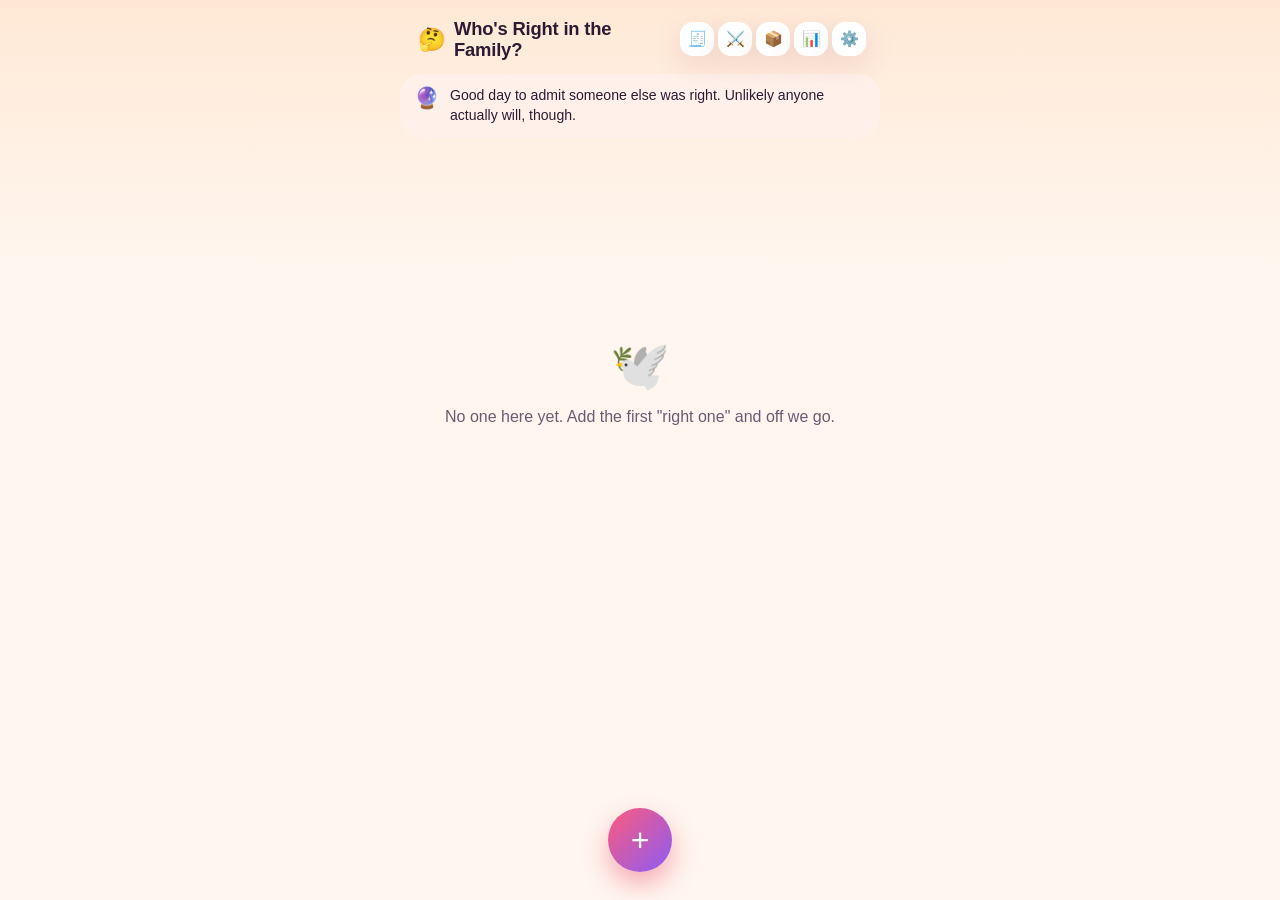
<file: index.html>
<!DOCTYPE html>
<html lang="ru" id="html-root">
<head>
<meta charset="UTF-8">
<meta name="viewport" content="width=device-width, initial-scale=1.0, maximum-scale=1.0, user-scalable=no, viewport-fit=cover">
<meta name="theme-color" content="#FF5A7A">
<meta name="description" id="meta-description" content="Кто прав в семье? — шуточный трекер, кто чаще оказывается прав.">
<title id="page-title">Кто прав в семье?</title>
<link rel="manifest" href="manifest.json">
<link rel="icon" href="icons/icon-192.png">
<link rel="apple-touch-icon" href="icons/icon-192.png">
<script>
  (function () {
    try {
      var raw = localStorage.getItem('ktoprav_counters_v1');
      var theme = raw ? (JSON.parse(raw).settings || {}).theme : null;
      if (!['auto', 'light', 'dark'].includes(theme)) theme = 'auto';
      document.documentElement.setAttribute('data-theme', theme);
    } catch (e) {
      document.documentElement.setAttribute('data-theme', 'auto');
    }
  })();
</script>
<link rel="stylesheet" href="css/style.css">
</head>
<body>

<div id="app">

  <!-- ===== ЭКРАН: СПИСОК СЧЁТЧИКОВ ===== -->
  <section id="view-home" class="view active">
    <header class="app-header">
      <div class="app-title">
        <span class="logo-emoji">🤔</span>
        <h1 data-i18n="appTitle">Кто прав в семье?</h1>
      </div>
      <div class="header-actions">
        <button id="btn-open-feed" class="icon-btn" data-i18n-title="feedTitle" data-i18n-aria="feedTitle" title="Лента событий" aria-label="Лента событий">🧾</button>
        <button id="btn-open-compare" class="icon-btn" data-i18n-title="compare" data-i18n-aria="compare" title="Сравнение" aria-label="Сравнение">⚔️</button>
        <button id="btn-open-archive" class="icon-btn" data-i18n-title="archive" data-i18n-aria="archive" title="Архив" aria-label="Архив">
          📦<span id="archive-badge" class="badge hidden">0</span>
        </button>
        <button id="btn-open-stats-summary" class="icon-btn" data-i18n-title="statsSummary" data-i18n-aria="statsSummary" title="Общая статистика" aria-label="Общая статистика">📊</button>
        <button id="btn-open-settings" class="icon-btn" data-i18n-title="settings" data-i18n-aria="settings" title="Настройки" aria-label="Настройки">⚙️</button>
      </div>
    </header>

    <div class="daily-prediction-card">
      <span class="daily-prediction-emoji">🔮</span>
      <p id="daily-prediction-text" class="daily-prediction-text"></p>
    </div>

    <div id="home-list" class="counter-list"></div>

    <div id="home-empty" class="empty-state hidden">
      <div class="empty-emoji">🕊️</div>
      <p data-i18n="homeEmpty">Пока никого нет. Добавь первого «правого» — и понеслась.</p>
    </div>

    <button id="btn-add-counter" class="fab" data-i18n-aria="addCounter" aria-label="Добавить счётчик">
      <span>+</span>
    </button>
  </section>

  <!-- ===== ЭКРАН: КАРТОЧКА ПЕРСОНАЖА ===== -->
  <section id="view-detail" class="view">
    <header class="app-header detail-header">
      <button class="icon-btn back-btn" id="btn-back-home" data-i18n-aria="back" aria-label="Назад">←</button>
      <div class="detail-title">
        <span id="detail-emoji" class="detail-emoji" data-i18n-title="changePhotoAria" data-i18n-aria="changePhotoAria" title="Изменить фото" aria-label="Изменить фото" role="button">👵</span>
        <h1 id="detail-name">Тёща</h1>
      </div>
      <button class="icon-btn" id="btn-delete-counter" data-i18n-title="moveToArchive" data-i18n-aria="moveToArchive" title="В архив" aria-label="Переместить в архив">📦</button>
      <input type="file" id="input-change-photo-file" accept="image/*" class="hidden">
    </header>

    <div class="detail-scroll">

      <div class="score-banner" id="score-banner">
        <div class="score-big" id="score-total">0</div>
        <div class="score-label" data-i18n="scoreLabel">раз оказал(ась) прав(а)</div>
        <div class="score-quip" id="score-quip">Пока тишина. Затишье перед бурей?</div>
        <div class="streak-chip hidden" id="streak-chip">🔥 0 дней подряд</div>
      </div>

      <div class="mini-stats">
        <div class="mini-stat">
          <div class="mini-stat-num" id="stat-today">0</div>
          <div class="mini-stat-label" data-i18n="statToday">сегодня</div>
        </div>
        <div class="mini-stat">
          <div class="mini-stat-num" id="stat-week">0</div>
          <div class="mini-stat-label" data-i18n="statWeek">на этой неделе</div>
        </div>
        <div class="mini-stat">
          <div class="mini-stat-num" id="stat-prev-week">0</div>
          <div class="mini-stat-label" data-i18n="statPrevWeek">на прошлой</div>
        </div>
      </div>

      <div class="tap-zone">
        <div class="tap-row">
          <button id="btn-tap" class="tap-btn" data-i18n-aria="tapAria" aria-label="Засчитать правоту">
            <span id="tap-emoji">👵</span>
            <span class="tap-hint" data-i18n="tapHint">ТАП!</span>
          </button>
          <button id="btn-tap-comment" class="comment-fab" data-i18n-title="tapWithComment" data-i18n-aria="tapWithComment" title="Тап с комментарием" aria-label="Тап с комментарием">💬</button>
        </div>
        <div class="tap-links">
          <button id="btn-undo" class="undo-btn" data-i18n="undoLast">↩ отменить последний тап</button>
          <button id="btn-open-history" class="undo-btn" data-i18n="openHistory">📜 история и комментарии</button>
        </div>
      </div>

      <div class="achievement-badge" id="achievement-badge">
        <span id="achievement-text">Легенда только начинается</span>
      </div>

      <div class="chart-card">
        <h2 data-i18n="chartDaily">Тапы по дням (7 дней)</h2>
        <div class="chart" id="chart-week"></div>
      </div>

      <div class="chart-card">
        <h2 data-i18n="chartWeekly">По неделям</h2>
        <div class="chart" id="chart-weeks"></div>
      </div>

    </div>
  </section>

  <!-- ===== ЭКРАН: ИСТОРИЯ ТАПОВ ===== -->
  <section id="view-history" class="view">
    <header class="app-header">
      <button class="icon-btn back-btn" id="btn-back-from-history" data-i18n-aria="back" aria-label="Назад">←</button>
      <div class="detail-title">
        <h1 id="history-title">История</h1>
      </div>
      <span style="width:42px"></span>
    </header>
    <div class="detail-scroll">
      <div id="history-list" class="history-list"></div>
      <div id="history-empty" class="empty-state hidden">
        <div class="empty-emoji">🗒️</div>
        <p data-i18n="historyEmpty">Тапов пока нет.</p>
      </div>
    </div>
  </section>

  <!-- ===== ЭКРАН: НАСТРОЙКИ ===== -->
  <section id="view-settings" class="view">
    <header class="app-header">
      <button class="icon-btn back-btn" id="btn-back-from-settings" data-i18n-aria="back" aria-label="Назад">←</button>
      <div class="detail-title"><h1 data-i18n="settings">Настройки</h1></div>
      <span style="width:42px"></span>
    </header>
    <div class="detail-scroll">

      <div class="settings-card">
        <div class="settings-row">
          <div class="settings-row-label">
            <div class="settings-row-title" data-i18n="langTitle">🌐 Язык</div>
            <div class="settings-row-sub" data-i18n="langSub">Авто — по языку телефона</div>
          </div>
        </div>
        <div class="segmented" id="lang-segmented">
          <button class="segmented-btn" data-lang="auto" data-i18n="langAuto">Авто</button>
          <button class="segmented-btn" data-lang="ru">RU</button>
          <button class="segmented-btn" data-lang="en">EN</button>
        </div>
      </div>

      <div class="settings-card">
        <div class="settings-row">
          <div class="settings-row-label">
            <div class="settings-row-title" data-i18n="themeTitle">🌗 Тема</div>
            <div class="settings-row-sub" data-i18n="themeSub">Авто — по теме телефона</div>
          </div>
        </div>
        <div class="segmented" id="theme-segmented">
          <button class="segmented-btn" data-theme-option="auto" data-i18n="themeAuto">Авто</button>
          <button class="segmented-btn" data-theme-option="light" data-i18n="themeLight">Светлая</button>
          <button class="segmented-btn" data-theme-option="dark" data-i18n="themeDark">Тёмная</button>
        </div>
      </div>

      <div class="settings-card">
        <div class="settings-row">
          <div class="settings-row-label">
            <div class="settings-row-title" data-i18n="soundTitle">🔊 Звук при тапе</div>
            <div class="settings-row-sub" data-i18n="soundSub">Короткий звук в момент тапа</div>
          </div>
          <label class="switch">
            <input type="checkbox" id="chk-sound">
            <span class="slider"></span>
          </label>
        </div>
        <div class="settings-row">
          <div class="settings-row-label">
            <div class="settings-row-title" data-i18n="vibroTitle">📳 Вибрация при тапе</div>
            <div class="settings-row-sub" data-i18n="vibroSub">Короткий отклик на телефоне</div>
          </div>
          <label class="switch">
            <input type="checkbox" id="chk-vibro">
            <span class="slider"></span>
          </label>
        </div>
      </div>

      <div class="settings-card">
        <h2 class="settings-card-title" data-i18n="backupTitle">Резервная копия</h2>
        <p class="settings-hint" data-i18n="backupHint">Все данные хранятся только на этом устройстве. Сделай бэкап, чтобы не потерять историю при смене телефона.</p>
        <button id="btn-export-data" class="secondary-btn" data-i18n="exportBtn">⬇️ Экспортировать данные (.json)</button>
        <button id="btn-import-data" class="secondary-btn" data-i18n="importBtn">⬆️ Импортировать из файла</button>
        <input type="file" id="input-import-file" accept="application/json" class="hidden">
      </div>

      <div class="settings-card">
        <h2 class="settings-card-title" data-i18n="supportTitle">Поддержка и безопасность</h2>
        <p class="settings-hint" data-i18n="supportHint">Нашли ошибку, недопустимый контент или проблему, связанную с безопасностью? Напишите нам напрямую.</p>
        <div class="contact-icons">
          <a id="btn-report-issue" class="contact-icon-btn" href="mailto:vysockiy.mark98@mail.ru" data-i18n-aria="contactEmailAria" data-i18n-title="contactEmailAria" aria-label="Написать на почту" title="vysockiy.mark98@mail.ru">✉️</a>
          <a class="contact-icon-btn contact-icon-vk" href="https://vk.ru/id680365854" target="_blank" rel="noopener" data-i18n-aria="contactVkAria" data-i18n-title="contactVkAria" aria-label="Написать ВКонтакте" title="ВКонтакте">
            <svg viewBox="0 0 24 24" width="26" height="26" aria-hidden="true" focusable="false">
              <rect width="24" height="24" rx="6" fill="#0077FF"/>
              <path fill="#fff" d="M12.79 17.31c-4.98 0-7.82-3.41-7.94-9.1h2.5c.08 4.13 1.9 5.88 3.34 6.24V8.21h2.36v3.6c1.42-.15 2.91-1.78 3.41-3.6h2.36c-.38 2.24-2.01 3.87-3.16 4.54 1.15.54 3 1.96 3.71 4.56h-2.6c-.55-1.74-1.91-3.09-3.72-3.27v3.27h-.26Z"/>
            </svg>
          </a>
        </div>
      </div>

    </div>
  </section>

  <!-- ===== ЭКРАН: АРХИВ ===== -->
  <section id="view-archive" class="view">
    <header class="app-header">
      <button class="icon-btn back-btn" id="btn-back-home-3" data-i18n-aria="back" aria-label="Назад">←</button>
      <div class="detail-title"><h1 data-i18n="archive">Архив</h1></div>
      <span style="width:42px"></span>
    </header>
    <div class="detail-scroll">
      <p class="archive-hint" data-i18n="archiveHint">Персонажи отсюда не удаляются насовсем автоматически — их можно вернуть или стереть окончательно.</p>
      <div id="archive-list" class="summary-list"></div>
      <div id="archive-empty" class="empty-state hidden">
        <div class="empty-emoji">📦</div>
        <p data-i18n="archiveEmpty">В архиве пока пусто.</p>
      </div>
    </div>
  </section>

  <!-- ===== ЭКРАН: ОБЩАЯ СТАТИСТИКА ===== -->
  <section id="view-summary" class="view">
    <header class="app-header">
      <button class="icon-btn back-btn" id="btn-back-home-2" data-i18n-aria="back" aria-label="Назад">←</button>
      <div class="detail-title"><h1 data-i18n="weekResults">Итоги недели</h1></div>
      <span style="width:40px"></span>
    </header>
    <div class="detail-scroll">
      <div id="summary-list" class="summary-list"></div>
      <div id="summary-empty" class="empty-state hidden">
        <div class="empty-emoji">🤷</div>
        <p data-i18n="summaryEmpty">Добавь хотя бы одного персонажа, чтобы увидеть рейтинг правоты.</p>
      </div>

      <button id="btn-share-results" class="secondary-btn" style="margin-top:16px" data-i18n="shareResults">📤 Поделиться итогами</button>

      <div class="chart-card" style="margin-top:20px">
        <h2 data-i18n="streakLeadersTitle">Лидеры по сериям 🔥</h2>
        <div id="streak-leaders-list" class="summary-list"></div>
        <div id="streak-leaders-empty" class="empty-state hidden">
          <p data-i18n="streakLeadersEmpty">Пока ни у кого нет серии подряд идущих дней.</p>
        </div>
      </div>
    </div>
  </section>

  <!-- ===== ЭКРАН: ЛЕНТА СОБЫТИЙ ===== -->
  <section id="view-feed" class="view">
    <header class="app-header">
      <button class="icon-btn back-btn" id="btn-back-from-feed" data-i18n-aria="back" aria-label="Назад">←</button>
      <div class="detail-title"><h1 data-i18n="feedTitle">Лента событий</h1></div>
      <span style="width:42px"></span>
    </header>
    <div class="detail-scroll">
      <div id="feed-list" class="history-list"></div>
      <div id="feed-empty" class="empty-state hidden">
        <div class="empty-emoji">🧾</div>
        <p data-i18n="feedEmpty">Пока нет ни одного тапа.</p>
      </div>
    </div>
  </section>

  <!-- ===== ЭКРАН: СРАВНЕНИЕ "КТО КОГО?" ===== -->
  <section id="view-compare" class="view">
    <header class="app-header">
      <button class="icon-btn back-btn" id="btn-back-from-compare" data-i18n-aria="back" aria-label="Назад">←</button>
      <div class="detail-title"><h1 data-i18n="compareTitle">Кто кого?</h1></div>
      <span style="width:42px"></span>
    </header>
    <div class="detail-scroll">
      <div class="compare-picker">
        <select id="compare-select-1" class="compare-select"></select>
        <span class="compare-vs" data-i18n="compareVs">против</span>
        <select id="compare-select-2" class="compare-select"></select>
      </div>
      <div id="compare-result"></div>
    </div>
  </section>

</div>

<!-- ===== МОДАЛКА: ДОБАВИТЬ СЧЁТЧИК ===== -->
<div id="modal-add" class="modal-overlay hidden">
  <div class="modal-sheet">
    <div class="modal-handle"></div>
    <h2 data-i18n="addModalTitle">Кто на этот раз?</h2>

    <div class="preset-grid" id="preset-grid"></div>

    <div class="custom-form">
      <p class="custom-label" data-i18n="customLabel">Или свой вариант:</p>
      <div class="custom-row">
        <button id="btn-pick-emoji" class="emoji-picker-btn">😀</button>
        <input id="input-custom-name" type="text" data-i18n-placeholder="customNamePlaceholder" placeholder="Имя / прозвище" maxlength="20">
      </div>
      <div class="emoji-palette hidden" id="emoji-palette"></div>
      <div class="color-row" id="color-row"></div>
      <div class="photo-row">
        <button id="btn-pick-photo" type="button" class="secondary-btn" data-i18n="photoPickBtn">🖼️ Фото</button>
        <button id="btn-remove-photo" type="button" class="secondary-btn hidden" data-i18n="photoRemoveBtn">❌ Убрать фото</button>
        <input type="file" id="input-photo-file" accept="image/*" class="hidden">
      </div>
      <button id="btn-add-custom" class="primary-btn" data-i18n="addBtn">Добавить</button>
    </div>

    <button id="btn-close-modal" class="close-btn" data-i18n-aria="close" aria-label="Закрыть">✕</button>
  </div>
</div>

<!-- ===== МОДАЛКА: КОММЕНТАРИЙ К ТАПУ ===== -->
<div id="modal-comment" class="modal-overlay hidden">
  <div class="modal-sheet">
    <div class="modal-handle"></div>
    <h2 id="comment-modal-title">Тап с комментарием</h2>

    <div class="pattern-chips" id="pattern-chips"></div>

    <div class="comment-textarea-row">
      <textarea id="input-comment-text" class="comment-textarea" rows="3" maxlength="200" data-i18n-placeholder="commentPlaceholder" placeholder="Почему был(а) прав(а)? (необязательно)"></textarea>
      <button id="btn-voice-input" type="button" class="mic-btn" data-i18n-title="micAria" data-i18n-aria="micAria" title="Голосовой ввод" aria-label="Голосовой ввод">🎙️</button>
    </div>

    <label class="save-pattern-row">
      <input type="checkbox" id="chk-save-pattern" checked>
      <span data-i18n="savePatternLabel">Сохранить как паттерн для быстрого выбора</span>
    </label>

    <div class="comment-modal-actions">
      <button id="btn-comment-delete" class="danger-btn hidden" data-i18n="deleteTapBtn">Удалить тап</button>
      <button id="btn-comment-submit" class="primary-btn">Тап!</button>
    </div>

    <button id="btn-close-comment-modal" class="close-btn" data-i18n-aria="close" aria-label="Закрыть">✕</button>
  </div>
</div>

<div id="modal-confirm" class="modal-overlay hidden">
  <div class="modal-sheet confirm-sheet">
    <div class="modal-handle"></div>
    <h2 data-i18n="confirmTitle">Подтвердите действие</h2>
    <p id="confirm-message" class="confirm-message"></p>
    <div class="comment-modal-actions">
      <button id="btn-confirm-cancel" class="secondary-btn" data-i18n="confirmCancel">Отмена</button>
      <button id="btn-confirm-ok" class="danger-btn" data-i18n="confirmOk">Да</button>
    </div>
  </div>
</div>

<div id="toast" class="toast hidden"></div>

<script src="js/app.js"></script>
</body>
</html>
</file>
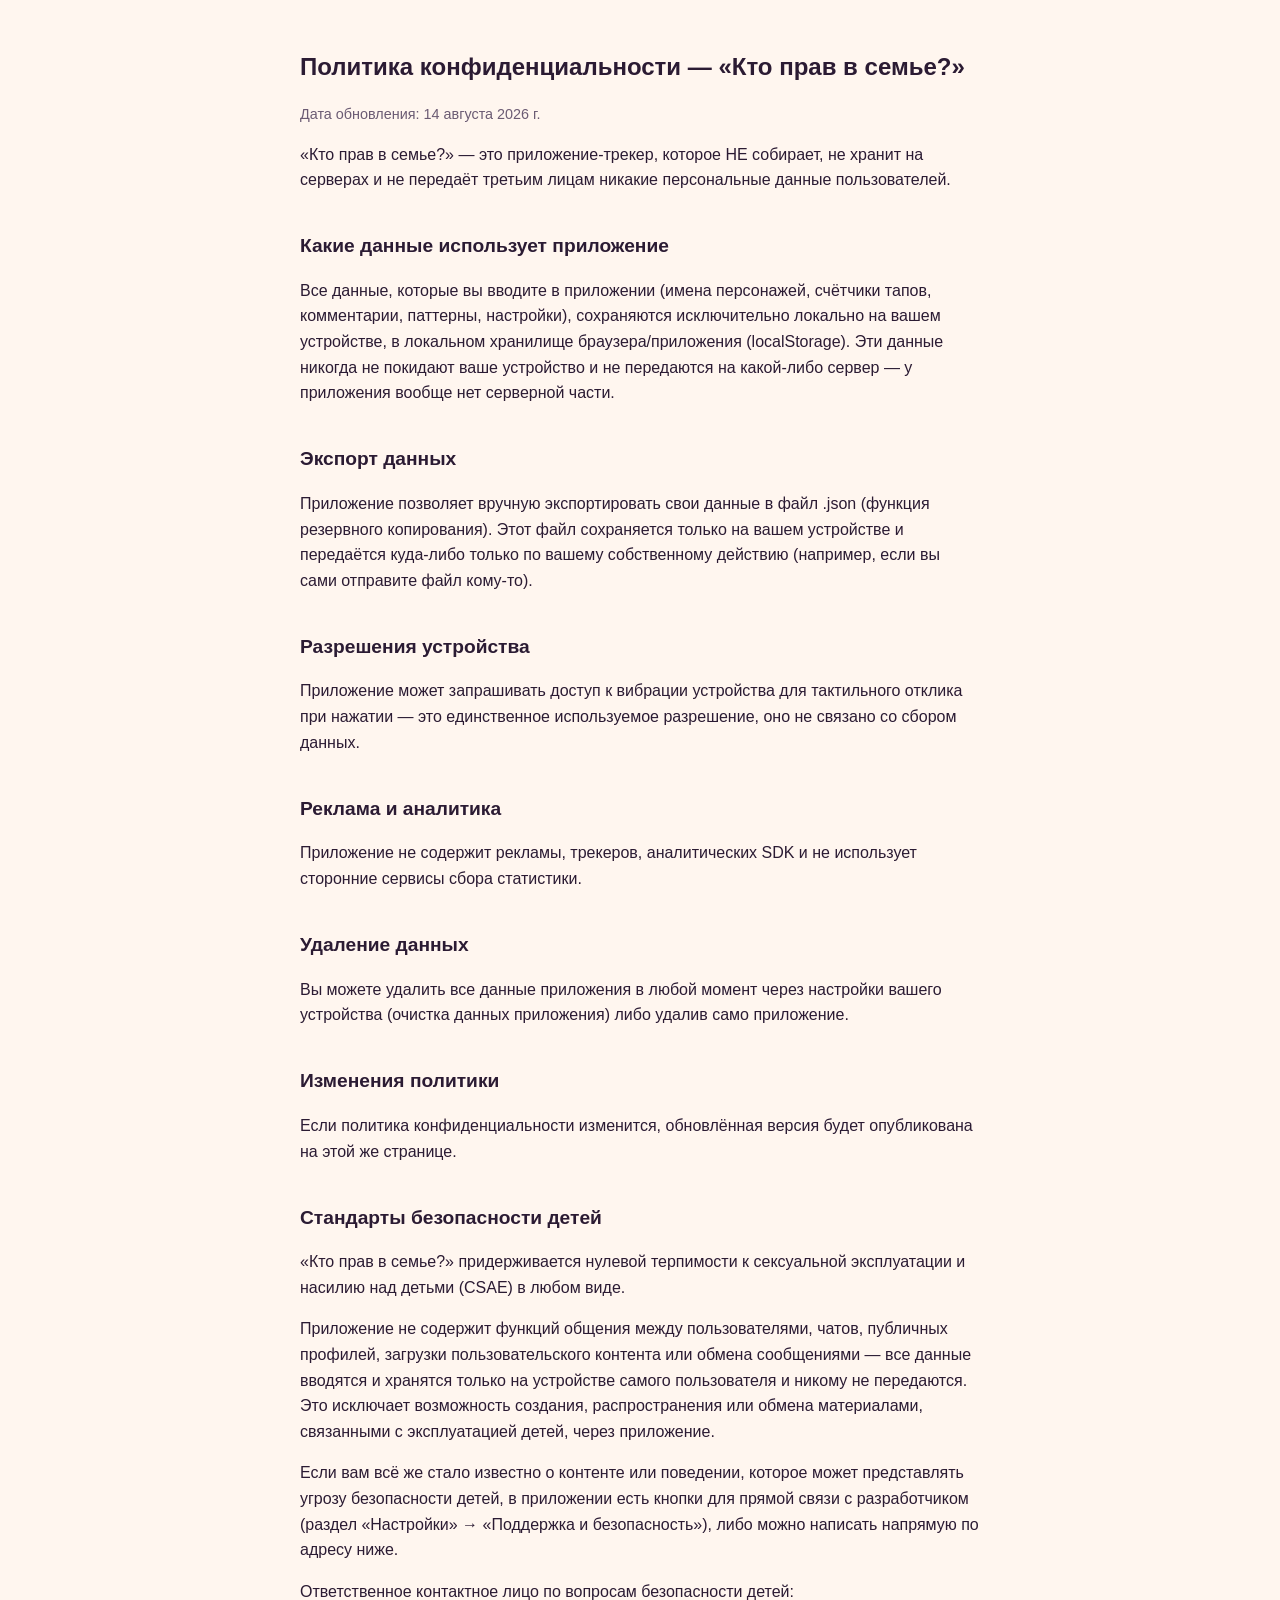
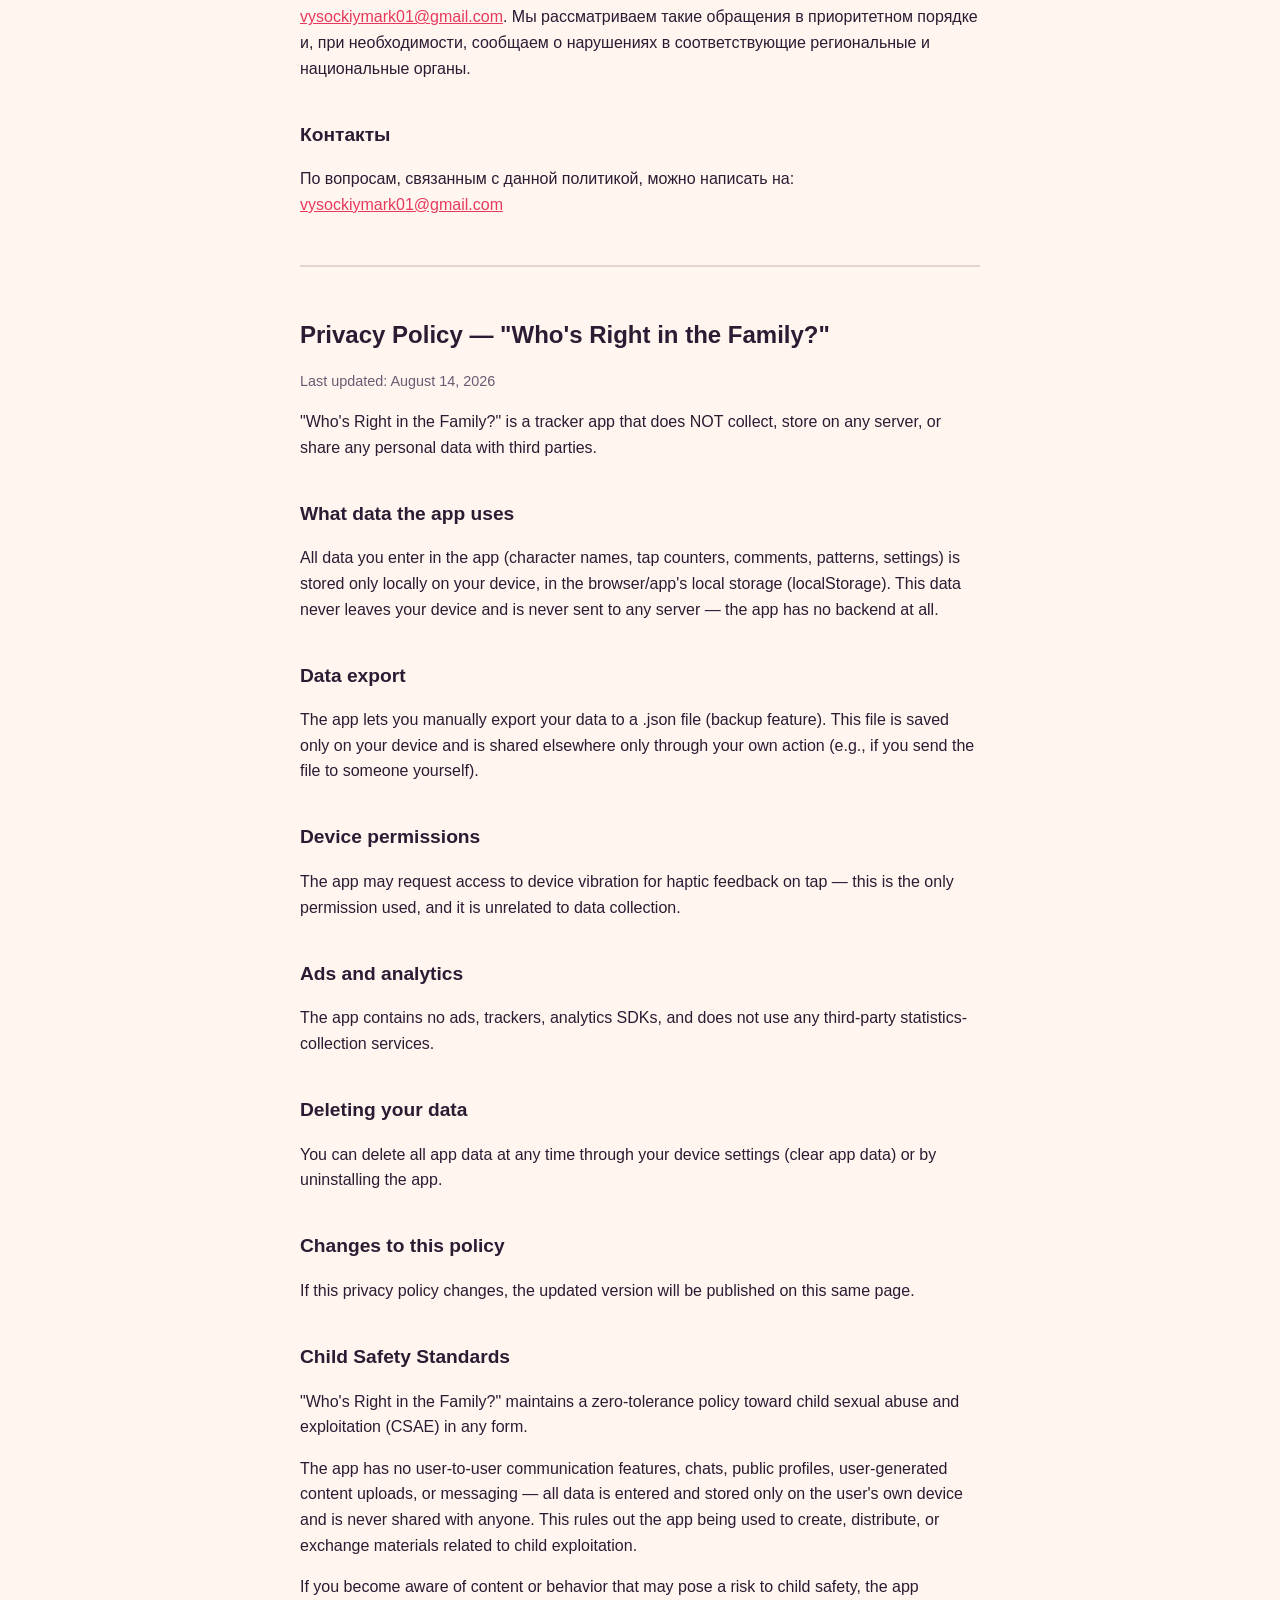
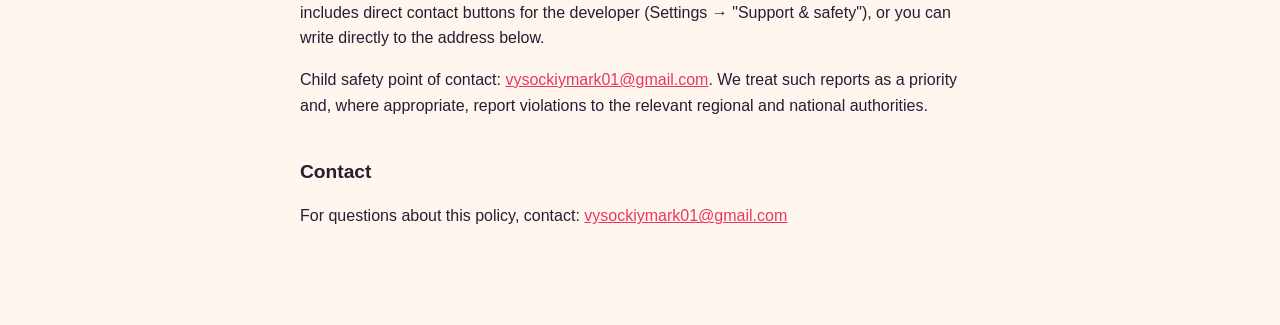
<file: privacy.html>
<!DOCTYPE html>
<html lang="ru">
<head>
<meta charset="UTF-8">
<meta name="viewport" content="width=device-width, initial-scale=1.0">
<title>Политика конфиденциальности — Кто прав в семье? / Privacy Policy</title>
<style>
  body {
    font-family: -apple-system, BlinkMacSystemFont, 'Segoe UI', Roboto, Arial, sans-serif;
    max-width: 680px;
    margin: 0 auto;
    padding: 32px 20px 80px;
    line-height: 1.6;
    color: #2B1B33;
    background: #FFF6EF;
  }
  h1 { font-size: 1.5rem; }
  h2 { font-size: 1.2rem; margin-top: 2em; }
  .lang-block + .lang-block { margin-top: 3em; border-top: 2px solid #E4D4CB; padding-top: 2em; }
  .updated { color: #6B5B73; font-size: 0.9rem; }
  a { color: #E8395C; }
</style>
</head>
<body>

<div class="lang-block" lang="ru">
  <h1>Политика конфиденциальности — «Кто прав в семье?»</h1>
  <p class="updated">Дата обновления: 14 августа 2026 г.</p>

  <p>«Кто прав в семье?» — это приложение-трекер, которое НЕ собирает, не хранит на серверах и не передаёт третьим лицам никакие персональные данные пользователей.</p>

  <h2>Какие данные использует приложение</h2>
  <p>Все данные, которые вы вводите в приложении (имена персонажей, счётчики тапов, комментарии, паттерны, настройки), сохраняются исключительно локально на вашем устройстве, в локальном хранилище браузера/приложения (localStorage). Эти данные никогда не покидают ваше устройство и не передаются на какой-либо сервер — у приложения вообще нет серверной части.</p>

  <h2>Экспорт данных</h2>
  <p>Приложение позволяет вручную экспортировать свои данные в файл .json (функция резервного копирования). Этот файл сохраняется только на вашем устройстве и передаётся куда-либо только по вашему собственному действию (например, если вы сами отправите файл кому-то).</p>

  <h2>Разрешения устройства</h2>
  <p>Приложение может запрашивать доступ к вибрации устройства для тактильного отклика при нажатии — это единственное используемое разрешение, оно не связано со сбором данных.</p>

  <h2>Реклама и аналитика</h2>
  <p>Приложение не содержит рекламы, трекеров, аналитических SDK и не использует сторонние сервисы сбора статистики.</p>

  <h2>Удаление данных</h2>
  <p>Вы можете удалить все данные приложения в любой момент через настройки вашего устройства (очистка данных приложения) либо удалив само приложение.</p>

  <h2>Изменения политики</h2>
  <p>Если политика конфиденциальности изменится, обновлённая версия будет опубликована на этой же странице.</p>

  <h2 id="child-safety">Стандарты безопасности детей</h2>
  <p>«Кто прав в семье?» придерживается нулевой терпимости к сексуальной эксплуатации и насилию над детьми (CSAE) в любом виде.</p>
  <p>Приложение не содержит функций общения между пользователями, чатов, публичных профилей, загрузки пользовательского контента или обмена сообщениями — все данные вводятся и хранятся только на устройстве самого пользователя и никому не передаются. Это исключает возможность создания, распространения или обмена материалами, связанными с эксплуатацией детей, через приложение.</p>
  <p>Если вам всё же стало известно о контенте или поведении, которое может представлять угрозу безопасности детей, в приложении есть кнопки для прямой связи с разработчиком (раздел «Настройки» → «Поддержка и безопасность»), либо можно написать напрямую по адресу ниже.</p>
  <p>Ответственное контактное лицо по вопросам безопасности детей: <a href="mailto:vysockiymark01@gmail.com">vysockiymark01@gmail.com</a>. Мы рассматриваем такие обращения в приоритетном порядке и, при необходимости, сообщаем о нарушениях в соответствующие региональные и национальные органы.</p>

  <h2>Контакты</h2>
  <p>По вопросам, связанным с данной политикой, можно написать на: <a href="mailto:vysockiymark01@gmail.com">vysockiymark01@gmail.com</a></p>
</div>

<div class="lang-block" lang="en">
  <h1>Privacy Policy — "Who's Right in the Family?"</h1>
  <p class="updated">Last updated: August 14, 2026</p>

  <p>"Who's Right in the Family?" is a tracker app that does NOT collect, store on any server, or share any personal data with third parties.</p>

  <h2>What data the app uses</h2>
  <p>All data you enter in the app (character names, tap counters, comments, patterns, settings) is stored only locally on your device, in the browser/app's local storage (localStorage). This data never leaves your device and is never sent to any server — the app has no backend at all.</p>

  <h2>Data export</h2>
  <p>The app lets you manually export your data to a .json file (backup feature). This file is saved only on your device and is shared elsewhere only through your own action (e.g., if you send the file to someone yourself).</p>

  <h2>Device permissions</h2>
  <p>The app may request access to device vibration for haptic feedback on tap — this is the only permission used, and it is unrelated to data collection.</p>

  <h2>Ads and analytics</h2>
  <p>The app contains no ads, trackers, analytics SDKs, and does not use any third-party statistics-collection services.</p>

  <h2>Deleting your data</h2>
  <p>You can delete all app data at any time through your device settings (clear app data) or by uninstalling the app.</p>

  <h2>Changes to this policy</h2>
  <p>If this privacy policy changes, the updated version will be published on this same page.</p>

  <h2 id="child-safety-en">Child Safety Standards</h2>
  <p>"Who's Right in the Family?" maintains a zero-tolerance policy toward child sexual abuse and exploitation (CSAE) in any form.</p>
  <p>The app has no user-to-user communication features, chats, public profiles, user-generated content uploads, or messaging — all data is entered and stored only on the user's own device and is never shared with anyone. This rules out the app being used to create, distribute, or exchange materials related to child exploitation.</p>
  <p>If you become aware of content or behavior that may pose a risk to child safety, the app includes direct contact buttons for the developer (Settings → "Support & safety"), or you can write directly to the address below.</p>
  <p>Child safety point of contact: <a href="mailto:vysockiymark01@gmail.com">vysockiymark01@gmail.com</a>. We treat such reports as a priority and, where appropriate, report violations to the relevant regional and national authorities.</p>

  <h2>Contact</h2>
  <p>For questions about this policy, contact: <a href="mailto:vysockiymark01@gmail.com">vysockiymark01@gmail.com</a></p>
</div>

</body>
</html>
</file>
<file: css/style.css>
* { box-sizing: border-box; margin: 0; padding: 0; }

:root {
  --bg: #FFF6EF;
  --bg-gradient-top: #FFE9D6;
  --coral: #FF5A7A;
  --coral-dark: #E8395C;
  --teal: #1FC8C0;
  --yellow: #FFC93C;
  --purple: #8B5CF6;
  --ink: #2B1B33;
  --ink-soft: #6B5B73;
  --card: #FFFFFF;
  --pill: #FFF1E9;
  --danger-bg: #FFE0E0;
  --danger-text: #D63A3A;
  --overlay: rgba(43, 27, 51, 0.55);
  --shadow: 0 10px 30px rgba(139, 60, 90, 0.14);
  --radius: 22px;
  font-family: -apple-system, BlinkMacSystemFont, 'Segoe UI', Roboto, 'Helvetica Neue', Arial, sans-serif;
}

html[data-theme="dark"] {
  --bg: #1B1420;
  --bg-gradient-top: #241A2C;
  --coral: #FF6E8C;
  --coral-dark: #FF9AAE;
  --teal: #2FE0D6;
  --yellow: #FFD666;
  --purple: #A78BFA;
  --ink: #F3E9F5;
  --ink-soft: #B9A9C4;
  --card: #241A2C;
  --pill: #2F2338;
  --danger-bg: #3A2029;
  --danger-text: #FF8A8A;
  --overlay: rgba(0, 0, 0, 0.65);
  --shadow: 0 10px 30px rgba(0, 0, 0, 0.45);
}

@media (prefers-color-scheme: dark) {
  html[data-theme="auto"] {
    --bg: #1B1420;
    --bg-gradient-top: #241A2C;
    --coral: #FF6E8C;
    --coral-dark: #FF9AAE;
    --teal: #2FE0D6;
    --yellow: #FFD666;
    --purple: #A78BFA;
    --ink: #F3E9F5;
    --ink-soft: #B9A9C4;
    --card: #241A2C;
    --pill: #2F2338;
    --danger-bg: #3A2029;
    --danger-text: #FF8A8A;
    --overlay: rgba(0, 0, 0, 0.65);
    --shadow: 0 10px 30px rgba(0, 0, 0, 0.45);
  }
}

html, body {
  height: 100%;
  background: linear-gradient(180deg, var(--bg-gradient-top) 0%, var(--bg) 30%);
  color: var(--ink);
  overflow-x: hidden;
  overscroll-behavior-y: none;
  -webkit-tap-highlight-color: transparent;
  transition: background 0.2s ease, color 0.2s ease;
}

#app {
  max-width: 480px;
  margin: 0 auto;
  min-height: 100vh;
  position: relative;
  padding-bottom: env(safe-area-inset-bottom);
  overscroll-behavior-y: none;
}

.view { display: none; min-height: 100vh; }
.view.active { display: block; }
.view, .detail-scroll { overscroll-behavior-y: contain; }

/* ===== Header ===== */
.app-header {
  display: flex;
  align-items: center;
  justify-content: space-between;
  padding: 18px 14px 10px 18px;
  gap: 8px;
}

.app-title, .detail-title {
  display: flex;
  align-items: center;
  gap: 8px;
  min-width: 0;
  flex: 1;
}

.app-title h1, .detail-title h1 {
  font-size: 1.15rem;
  font-weight: 800;
  letter-spacing: -0.01em;
  min-width: 0;
}

.app-title h1 {
  /* Заголовок на главном экране один раз показан целиком — переносим на 2 строки, если не влезает */
  white-space: normal;
  line-height: 1.15;
}

.detail-title h1 {
  /* В заголовках экранов персонажа/истории обрезаем длинные имена многоточием */
  white-space: nowrap;
  overflow: hidden;
  text-overflow: ellipsis;
}

.logo-emoji { font-size: 1.4rem; flex-shrink: 0; }

.icon-btn {
  background: var(--card);
  color: var(--ink);
  border: none;
  width: 38px;
  height: 38px;
  border-radius: 13px;
  font-size: 1rem;
  display: flex;
  align-items: center;
  justify-content: center;
  box-shadow: var(--shadow);
  cursor: pointer;
  flex-shrink: 0;
}

.icon-btn:active { transform: scale(0.92); }

.header-actions { display: flex; gap: 4px; flex-shrink: 0; }
.header-actions .icon-btn { width: 34px; height: 34px; font-size: 0.95rem; }

.icon-btn { position: relative; }
.badge {
  position: absolute;
  top: -4px;
  right: -4px;
  background: var(--coral-dark);
  color: white;
  font-size: 0.65rem;
  font-weight: 800;
  min-width: 17px;
  height: 17px;
  border-radius: 9px;
  display: flex;
  align-items: center;
  justify-content: center;
  padding: 0 3px;
}
.badge.hidden { display: none; }

.detail-header {
  position: sticky;
  top: 0;
  z-index: 5;
  background: var(--bg-gradient-top);
  backdrop-filter: blur(6px);
}
.detail-emoji { font-size: 1.6rem; }

/* ===== Counter list ===== */
.counter-list {
  display: flex;
  flex-direction: column;
  gap: 14px;
  padding: 6px 18px 120px;
}

.counter-card-wrap {
  position: relative;
  border-radius: var(--radius);
  overflow: hidden;
}

.swipe-action-bg {
  position: absolute;
  inset: 0;
  background: linear-gradient(135deg, #FF7A5C, var(--coral-dark));
  display: flex;
  align-items: center;
  justify-content: flex-end;
  padding-right: 26px;
  color: white;
  font-weight: 800;
  font-size: 0.85rem;
  gap: 6px;
}

.counter-card {
  background: var(--card);
  border-radius: var(--radius);
  padding: 16px 18px;
  display: flex;
  align-items: center;
  gap: 14px;
  box-shadow: var(--shadow);
  cursor: pointer;
  border-left: 8px solid var(--coral);
  position: relative;
  touch-action: pan-y;
  transition: transform 0.2s ease;
  will-change: transform;
}

.counter-card:active { filter: brightness(0.98); }

.counter-card-emoji {
  font-size: 2.1rem;
  width: 54px;
  height: 54px;
  display: flex;
  align-items: center;
  justify-content: center;
  background: var(--pill);
  border-radius: 16px;
  flex-shrink: 0;
}

.counter-card-body { flex: 1; min-width: 0; }

.counter-card-name {
  font-weight: 800;
  font-size: 1.05rem;
  white-space: nowrap;
  overflow: hidden;
  text-overflow: ellipsis;
}

.counter-card-sub {
  color: var(--ink-soft);
  font-size: 0.85rem;
  margin-top: 2px;
}

.counter-card-score {
  font-size: 1.6rem;
  font-weight: 900;
  color: var(--coral-dark);
  min-width: 42px;
  text-align: right;
}

.empty-state {
  text-align: center;
  padding: 60px 30px;
  color: var(--ink-soft);
}
.empty-state.hidden { display: none; }
.empty-emoji { font-size: 3rem; margin-bottom: 14px; }

.fab {
  position: fixed;
  bottom: 28px;
  left: 50%;
  transform: translateX(-50%);
  max-width: 480px;
  width: 64px;
  height: 64px;
  border-radius: 50%;
  background: linear-gradient(135deg, var(--coral), var(--purple));
  color: white;
  font-size: 2rem;
  border: none;
  box-shadow: 0 12px 26px rgba(232, 57, 92, 0.4);
  cursor: pointer;
  z-index: 10;
}
.fab:active { transform: translateX(-50%) scale(0.92); }

/* ===== Detail view ===== */
.detail-scroll { padding: 0 18px 60px; }

.score-banner {
  background: linear-gradient(135deg, var(--coral), var(--purple));
  border-radius: var(--radius);
  padding: 26px 20px;
  text-align: center;
  color: white;
  box-shadow: var(--shadow);
  margin-bottom: 16px;
}

.score-big { font-size: 3.6rem; font-weight: 900; line-height: 1; }
.score-label { opacity: 0.9; margin-top: 4px; font-size: 0.95rem; }
.score-quip { margin-top: 10px; font-size: 0.9rem; font-weight: 600; background: rgba(255,255,255,0.18); border-radius: 12px; padding: 8px 12px; }

.mini-stats {
  display: flex;
  gap: 10px;
  margin-bottom: 18px;
}
.mini-stat {
  flex: 1;
  background: var(--card);
  border-radius: 16px;
  padding: 12px 8px;
  text-align: center;
  box-shadow: var(--shadow);
}
.mini-stat-num { font-size: 1.5rem; font-weight: 900; color: var(--teal); }
.mini-stat-label { font-size: 0.75rem; color: var(--ink-soft); margin-top: 2px; }

.tap-zone { text-align: center; margin: 10px 0 20px; }

.tap-btn {
  width: 180px;
  height: 180px;
  border-radius: 50%;
  border: none;
  background: radial-gradient(circle at 30% 30%, #FFD98C, var(--yellow));
  box-shadow: 0 16px 34px rgba(255, 201, 60, 0.45), inset 0 -8px 0 rgba(0,0,0,0.08);
  display: flex;
  flex-direction: column;
  align-items: center;
  justify-content: center;
  gap: 4px;
  cursor: pointer;
  margin: 0 auto;
  transition: transform 0.08s ease;
}
.tap-btn #tap-emoji { font-size: 4rem; }
.tap-btn .tap-hint { font-weight: 900; letter-spacing: 0.08em; color: var(--coral-dark); font-size: 0.95rem; }

.tap-btn.tapped { transform: scale(0.9); }

.undo-btn {
  margin-top: 16px;
  background: none;
  border: none;
  color: var(--ink-soft);
  font-size: 0.85rem;
  text-decoration: underline;
  cursor: pointer;
}

.achievement-badge {
  background: var(--pill);
  border: 2px dashed var(--coral);
  border-radius: 16px;
  padding: 12px 16px;
  text-align: center;
  font-weight: 700;
  color: var(--coral-dark);
  margin-bottom: 20px;
  font-size: 0.9rem;
}

.chart-card {
  background: var(--card);
  border-radius: var(--radius);
  padding: 16px 16px 10px;
  box-shadow: var(--shadow);
  margin-bottom: 16px;
}
.chart-card h2 { font-size: 0.95rem; margin-bottom: 12px; color: var(--ink-soft); }

.chart {
  display: flex;
  align-items: flex-end;
  gap: 8px;
  height: 120px;
}

.chart-col {
  flex: 1;
  display: flex;
  flex-direction: column;
  align-items: center;
  justify-content: flex-end;
  height: 100%;
}

.chart-bar {
  width: 100%;
  max-width: 34px;
  border-radius: 8px 8px 4px 4px;
  background: linear-gradient(180deg, var(--teal), #17A6A0);
  min-height: 4px;
  transition: height 0.3s ease;
}

.chart-col.is-today .chart-bar { background: linear-gradient(180deg, var(--coral), var(--coral-dark)); }

.chart-val { font-size: 0.7rem; font-weight: 800; margin-bottom: 4px; color: var(--ink-soft); }
.chart-label { font-size: 0.7rem; color: var(--ink-soft); margin-top: 6px; }

/* ===== Summary view ===== */
.summary-list { display: flex; flex-direction: column; gap: 10px; padding-top: 6px; }

.summary-row {
  background: var(--card);
  border-radius: 16px;
  padding: 12px 14px;
  display: flex;
  align-items: center;
  gap: 12px;
  box-shadow: var(--shadow);
}
.summary-rank { font-weight: 900; color: var(--ink-soft); width: 22px; }
.summary-emoji { font-size: 1.4rem; }
.summary-name { flex: 1; font-weight: 700; }
.summary-count { font-weight: 900; color: var(--coral-dark); }

.archive-hint {
  color: var(--ink-soft);
  font-size: 0.85rem;
  margin: 4px 0 14px;
  line-height: 1.4;
}

.archive-row {
  background: var(--card);
  border-radius: 16px;
  padding: 12px 14px;
  display: flex;
  align-items: center;
  gap: 12px;
  box-shadow: var(--shadow);
  opacity: 0.85;
}
.archive-row .archive-emoji { font-size: 1.4rem; }
.archive-row .archive-name { flex: 1; font-weight: 700; min-width: 0; overflow: hidden; text-overflow: ellipsis; white-space: nowrap; }
.archive-row .archive-total { font-size: 0.8rem; color: var(--ink-soft); }
.archive-row .archive-actions { display: flex; gap: 6px; }
.archive-btn {
  border: none;
  background: var(--pill);
  width: 36px;
  height: 36px;
  border-radius: 12px;
  font-size: 1rem;
  cursor: pointer;
}
.archive-btn.danger { background: var(--danger-bg); }

/* ===== Modal ===== */
.modal-overlay {
  position: fixed;
  inset: 0;
  background: rgba(43, 27, 51, 0.45);
  display: flex;
  align-items: flex-end;
  justify-content: center;
  z-index: 50;
}
.modal-overlay.hidden { display: none; }

.modal-sheet {
  background: var(--bg);
  width: 100%;
  max-width: 480px;
  border-radius: 26px 26px 0 0;
  padding: 14px 20px 30px;
  position: relative;
  max-height: 88vh;
  overflow-y: auto;
}

.modal-handle {
  width: 40px;
  height: 5px;
  background: #E4D4CB;
  border-radius: 3px;
  margin: 0 auto 14px;
}

.modal-sheet h2 { font-size: 1.15rem; margin-bottom: 14px; }

.preset-grid {
  display: grid;
  grid-template-columns: repeat(4, 1fr);
  gap: 10px;
  margin-bottom: 20px;
}

.preset-item {
  background: var(--card);
  border: none;
  border-radius: 16px;
  padding: 12px 4px;
  display: flex;
  flex-direction: column;
  align-items: center;
  gap: 4px;
  box-shadow: var(--shadow);
  cursor: pointer;
  font-size: 0.72rem;
  font-weight: 700;
  color: var(--ink);
}
.preset-item .p-emoji { font-size: 1.6rem; }
.preset-item:active { transform: scale(0.94); }

.custom-label { font-size: 0.85rem; color: var(--ink-soft); margin-bottom: 8px; }

.custom-row { display: flex; gap: 10px; margin-bottom: 10px; }

.emoji-picker-btn {
  width: 48px;
  height: 48px;
  border-radius: 14px;
  border: none;
  background: var(--card);
  font-size: 1.4rem;
  box-shadow: var(--shadow);
  cursor: pointer;
  flex-shrink: 0;
}

#input-custom-name {
  flex: 1;
  border: none;
  border-radius: 14px;
  padding: 0 14px;
  background: var(--card);
  box-shadow: var(--shadow);
  font-size: 1rem;
}

.emoji-palette {
  display: grid;
  grid-template-columns: repeat(8, 1fr);
  gap: 6px;
  background: var(--card);
  border-radius: 14px;
  padding: 10px;
  margin-bottom: 10px;
  box-shadow: var(--shadow);
}
.emoji-palette.hidden { display: none; }
.emoji-palette button { background: none; border: none; font-size: 1.3rem; cursor: pointer; padding: 4px; }

.color-row { display: flex; gap: 8px; margin: 10px 0 18px; }
.color-dot {
  width: 30px;
  height: 30px;
  border-radius: 50%;
  border: 3px solid transparent;
  cursor: pointer;
}
.color-dot.selected { border-color: var(--ink); }

.primary-btn {
  width: 100%;
  background: linear-gradient(135deg, var(--coral), var(--purple));
  color: white;
  border: none;
  border-radius: 16px;
  padding: 15px;
  font-weight: 800;
  font-size: 1rem;
  cursor: pointer;
}
.primary-btn:active { transform: scale(0.98); }

.close-btn {
  position: absolute;
  top: 14px;
  right: 16px;
  background: var(--card);
  color: var(--ink);
  border: none;
  width: 34px;
  height: 34px;
  border-radius: 50%;
  box-shadow: var(--shadow);
  cursor: pointer;
}

.toast {
  position: fixed;
  bottom: 110px;
  left: 50%;
  transform: translateX(-50%);
  background: #2B1B33;
  color: white;
  padding: 10px 18px;
  border-radius: 30px;
  font-size: 0.85rem;
  font-weight: 600;
  z-index: 100;
  box-shadow: 0 8px 20px rgba(0,0,0,0.25);
  max-width: calc(100vw - 40px);
  text-align: center;
}
.toast.hidden { display: none; }

/* confetti burst */
.confetti-piece {
  position: fixed;
  width: 8px;
  height: 8px;
  border-radius: 2px;
  pointer-events: none;
  z-index: 200;
}

@keyframes pop {
  0% { transform: scale(1); }
  50% { transform: scale(1.15); }
  100% { transform: scale(1); }
}

/* ===== Streak chip ===== */
.streak-chip {
  margin-top: 8px;
  display: inline-block;
  background: rgba(255,255,255,0.22);
  border-radius: 12px;
  padding: 6px 12px;
  font-size: 0.85rem;
  font-weight: 800;
}
.streak-chip.hidden { display: none; }

/* ===== Tap zone extras ===== */
.tap-row {
  position: relative;
  display: flex;
  align-items: flex-end;
  justify-content: center;
}

.comment-fab {
  position: absolute;
  right: 6px;
  bottom: 14px;
  width: 48px;
  height: 48px;
  border-radius: 50%;
  border: none;
  background: var(--card);
  box-shadow: var(--shadow);
  font-size: 1.3rem;
  cursor: pointer;
  flex-shrink: 0;
}
.comment-fab:active { transform: scale(0.9); }

.tap-links {
  display: flex;
  flex-direction: column;
  align-items: center;
  gap: 6px;
  margin-top: 16px;
}

/* ===== History view ===== */
.history-list { display: flex; flex-direction: column; gap: 10px; padding-top: 6px; }

.history-row {
  background: var(--card);
  border-radius: 16px;
  padding: 12px 14px;
  box-shadow: var(--shadow);
  cursor: pointer;
  display: flex;
  align-items: center;
  gap: 10px;
}
.history-row:active { filter: brightness(0.98); }

.history-row-icon { font-size: 1.1rem; flex-shrink: 0; }

.history-row-body { flex: 1; min-width: 0; }
.history-row-date { font-size: 0.78rem; color: var(--ink-soft); font-weight: 700; }
.history-row-note { font-size: 0.92rem; margin-top: 2px; color: var(--ink); }
.history-row-note.empty { color: var(--ink-soft); font-style: italic; }

/* ===== Settings view ===== */
.settings-card {
  background: var(--card);
  border-radius: var(--radius);
  padding: 16px 18px;
  box-shadow: var(--shadow);
  margin-bottom: 16px;
}
.settings-card-title { font-size: 1rem; margin-bottom: 8px; }
.settings-hint { color: var(--ink-soft); font-size: 0.85rem; margin-bottom: 14px; line-height: 1.4; }

.settings-row {
  display: flex;
  align-items: center;
  justify-content: space-between;
  gap: 14px;
  padding: 10px 0;
}
.settings-row + .settings-row { border-top: 1px solid #F2E6DC; }
.settings-row-title { font-weight: 700; font-size: 0.95rem; }
.settings-row-sub { font-size: 0.78rem; color: var(--ink-soft); margin-top: 2px; }

.segmented {
  display: flex;
  background: var(--pill);
  border-radius: 14px;
  padding: 4px;
  gap: 4px;
  margin-top: 4px;
}
.segmented-btn {
  flex: 1;
  border: none;
  background: none;
  padding: 9px 0;
  border-radius: 10px;
  font-weight: 800;
  font-size: 0.82rem;
  color: var(--ink-soft);
  cursor: pointer;
}
.segmented-btn.active {
  background: var(--card);
  color: var(--coral-dark);
  box-shadow: 0 3px 8px rgba(139, 60, 90, 0.12);
}

.switch {
  position: relative;
  display: inline-block;
  width: 48px;
  height: 28px;
  flex-shrink: 0;
}
.switch input { opacity: 0; width: 0; height: 0; }
.switch .slider {
  position: absolute;
  inset: 0;
  background: #E4D4CB;
  border-radius: 20px;
  cursor: pointer;
  transition: 0.2s;
}
.switch .slider::before {
  content: "";
  position: absolute;
  width: 22px;
  height: 22px;
  left: 3px;
  top: 3px;
  background: white;
  border-radius: 50%;
  transition: 0.2s;
  box-shadow: 0 2px 4px rgba(0,0,0,0.2);
}
.switch input:checked + .slider { background: linear-gradient(135deg, var(--coral), var(--purple)); }
.switch input:checked + .slider::before { transform: translateX(20px); }

.secondary-btn {
  display: block;
  width: 100%;
  box-sizing: border-box;
  background: var(--pill);
  color: var(--coral-dark);
  border: none;
  border-radius: 14px;
  padding: 13px;
  font-weight: 700;
  font-size: 0.92rem;
  text-align: center;
  text-decoration: none;
  cursor: pointer;
  margin-bottom: 10px;
}
.secondary-btn:last-child { margin-bottom: 0; }
.secondary-btn:active { transform: scale(0.98); }

.contact-icons {
  display: flex;
  justify-content: center;
  gap: 16px;
  margin-top: 4px;
}
.contact-icon-btn {
  width: 56px;
  height: 56px;
  border-radius: 50%;
  background: var(--pill);
  color: var(--coral-dark);
  display: flex;
  align-items: center;
  justify-content: center;
  font-size: 1.5rem;
  text-decoration: none;
  box-shadow: var(--shadow);
  cursor: pointer;
}
.contact-icon-btn:active { transform: scale(0.92); }

.hidden { display: none; }

/* ===== Comment modal ===== */
.pattern-chips {
  display: flex;
  flex-wrap: wrap;
  gap: 8px;
  margin-bottom: 12px;
}

.pattern-chip {
  display: inline-flex;
  align-items: center;
  background: var(--pill);
  border-radius: 20px;
  padding: 2px 4px 2px 12px;
  gap: 4px;
}

.chip-text {
  background: none;
  border: none;
  color: var(--coral-dark);
  font-weight: 700;
  font-size: 0.82rem;
  padding: 6px 0;
  cursor: pointer;
  max-width: 220px;
  overflow: hidden;
  text-overflow: ellipsis;
  white-space: nowrap;
}

.chip-remove {
  background: none;
  border: none;
  color: var(--ink-soft);
  font-size: 0.9rem;
  width: 24px;
  height: 24px;
  border-radius: 50%;
  cursor: pointer;
}
.chip-remove:active { background: rgba(0,0,0,0.06); }

.comment-textarea {
  width: 100%;
  border: none;
  border-radius: 14px;
  padding: 12px 14px;
  background: var(--card);
  box-shadow: var(--shadow);
  font-size: 0.95rem;
  font-family: inherit;
  resize: vertical;
  margin-bottom: 10px;
}

.save-pattern-row {
  display: flex;
  align-items: center;
  gap: 8px;
  font-size: 0.82rem;
  color: var(--ink-soft);
  margin-bottom: 18px;
}

.comment-modal-actions {
  display: flex;
  gap: 10px;
}

.danger-btn {
  flex: 1;
  background: var(--danger-bg);
  color: var(--danger-text);
  border: none;
  border-radius: 14px;
  padding: 14px;
  font-weight: 800;
  cursor: pointer;
}
.danger-btn.hidden { display: none; }

.comment-modal-actions .primary-btn { flex: 2; margin: 0; }

.confirm-message {
  color: var(--ink-soft);
  margin-bottom: 18px;
  line-height: 1.4;
}
.confirm-sheet .comment-modal-actions .secondary-btn { flex: 1; margin: 0; }
.confirm-sheet .comment-modal-actions .danger-btn { flex: 1; }
.pop { animation: pop 0.3s ease; }

/* ===== Аватар: фото вместо эмодзи ===== */
.avatar-photo {
  width: 100%;
  height: 100%;
  object-fit: cover;
  border-radius: 50%;
  display: block;
}
.counter-card-emoji .avatar-photo,
.detail-emoji .avatar-photo,
.summary-emoji .avatar-photo,
.feed-avatar .avatar-photo,
.compare-avatar .avatar-photo {
  border-radius: 16px;
}
.avatar-emoji { display: block; }
.detail-emoji { cursor: pointer; }
.detail-emoji .avatar-photo { width: 32px; height: 32px; border-radius: 50%; }
.tap-btn .avatar-photo { width: 70px; height: 70px; border-radius: 50%; margin: 0 auto; }

/* ===== Прогноз дня на главном экране ===== */
.daily-prediction-card {
  display: flex;
  align-items: flex-start;
  gap: 10px;
  background: var(--pill);
  border-radius: var(--radius);
  padding: 12px 14px;
  margin: 4px 0 14px;
}
.daily-prediction-emoji { font-size: 1.3rem; flex-shrink: 0; }
.daily-prediction-text { font-size: 0.88rem; color: var(--ink); line-height: 1.4; margin: 0; }

/* ===== Фото при добавлении персонажа ===== */
.photo-row { display: flex; gap: 8px; margin: 10px 0 14px; }
.photo-row .secondary-btn { margin: 0; width: auto; flex: 1; }

/* ===== Голосовой ввод комментария ===== */
.comment-textarea-row { display: flex; gap: 8px; align-items: flex-start; }
.comment-textarea-row .comment-textarea { flex: 1; }
.mic-btn {
  flex-shrink: 0;
  width: 44px;
  height: 44px;
  border-radius: 50%;
  border: none;
  background: var(--pill);
  color: var(--coral-dark);
  font-size: 1.2rem;
  cursor: pointer;
}
.mic-btn:active { transform: scale(0.92); }
.mic-btn.listening { background: var(--coral); color: #fff; animation: pop 1s ease-in-out infinite; }
.mic-btn.hidden { display: none; }

/* ===== Лента событий ===== */
.feed-row { cursor: pointer; }
.feed-avatar {
  width: 34px;
  height: 34px;
  border-radius: 50%;
  display: flex;
  align-items: center;
  justify-content: center;
  font-size: 1.2rem;
  overflow: hidden;
}

/* ===== Сравнение "Кто кого?" ===== */
.compare-picker {
  display: flex;
  align-items: center;
  gap: 10px;
  margin: 6px 0 20px;
}
.compare-select {
  flex: 1;
  padding: 10px 8px;
  border-radius: 12px;
  border: 1px solid var(--pill);
  background: var(--card);
  color: var(--ink);
  font-size: 0.9rem;
}
.compare-picker .compare-vs { font-weight: 800; color: var(--ink-soft); flex-shrink: 0; }

.compare-header-row {
  display: flex;
  align-items: center;
  justify-content: space-between;
  margin-bottom: 18px;
}
.compare-side { text-align: center; flex: 1; }
.compare-avatar { font-size: 2.4rem; width: 64px; height: 64px; margin: 0 auto 6px; display: flex; align-items: center; justify-content: center; }
.compare-name { font-weight: 800; font-size: 0.95rem; }
.compare-vs { font-weight: 900; color: var(--ink-soft); flex-shrink: 0; padding: 0 10px; }

.compare-row { display: flex; align-items: center; gap: 8px; margin-bottom: 14px; }
.compare-val { width: 34px; font-weight: 900; font-size: 1.1rem; color: var(--ink-soft); text-align: center; }
.compare-val-left { text-align: right; }
.compare-val.compare-lead { color: var(--coral-dark); }
.compare-bars { flex: 1; }
.compare-row-label { text-align: center; font-size: 0.72rem; color: var(--ink-soft); margin: 3px 0; }
.compare-bar-track { height: 8px; border-radius: 6px; background: var(--pill); overflow: hidden; }
.compare-bar-left .compare-bar-fill { margin-left: auto; }
.compare-bar-fill { height: 100%; border-radius: 6px; transition: width 0.3s ease; }
</file>
